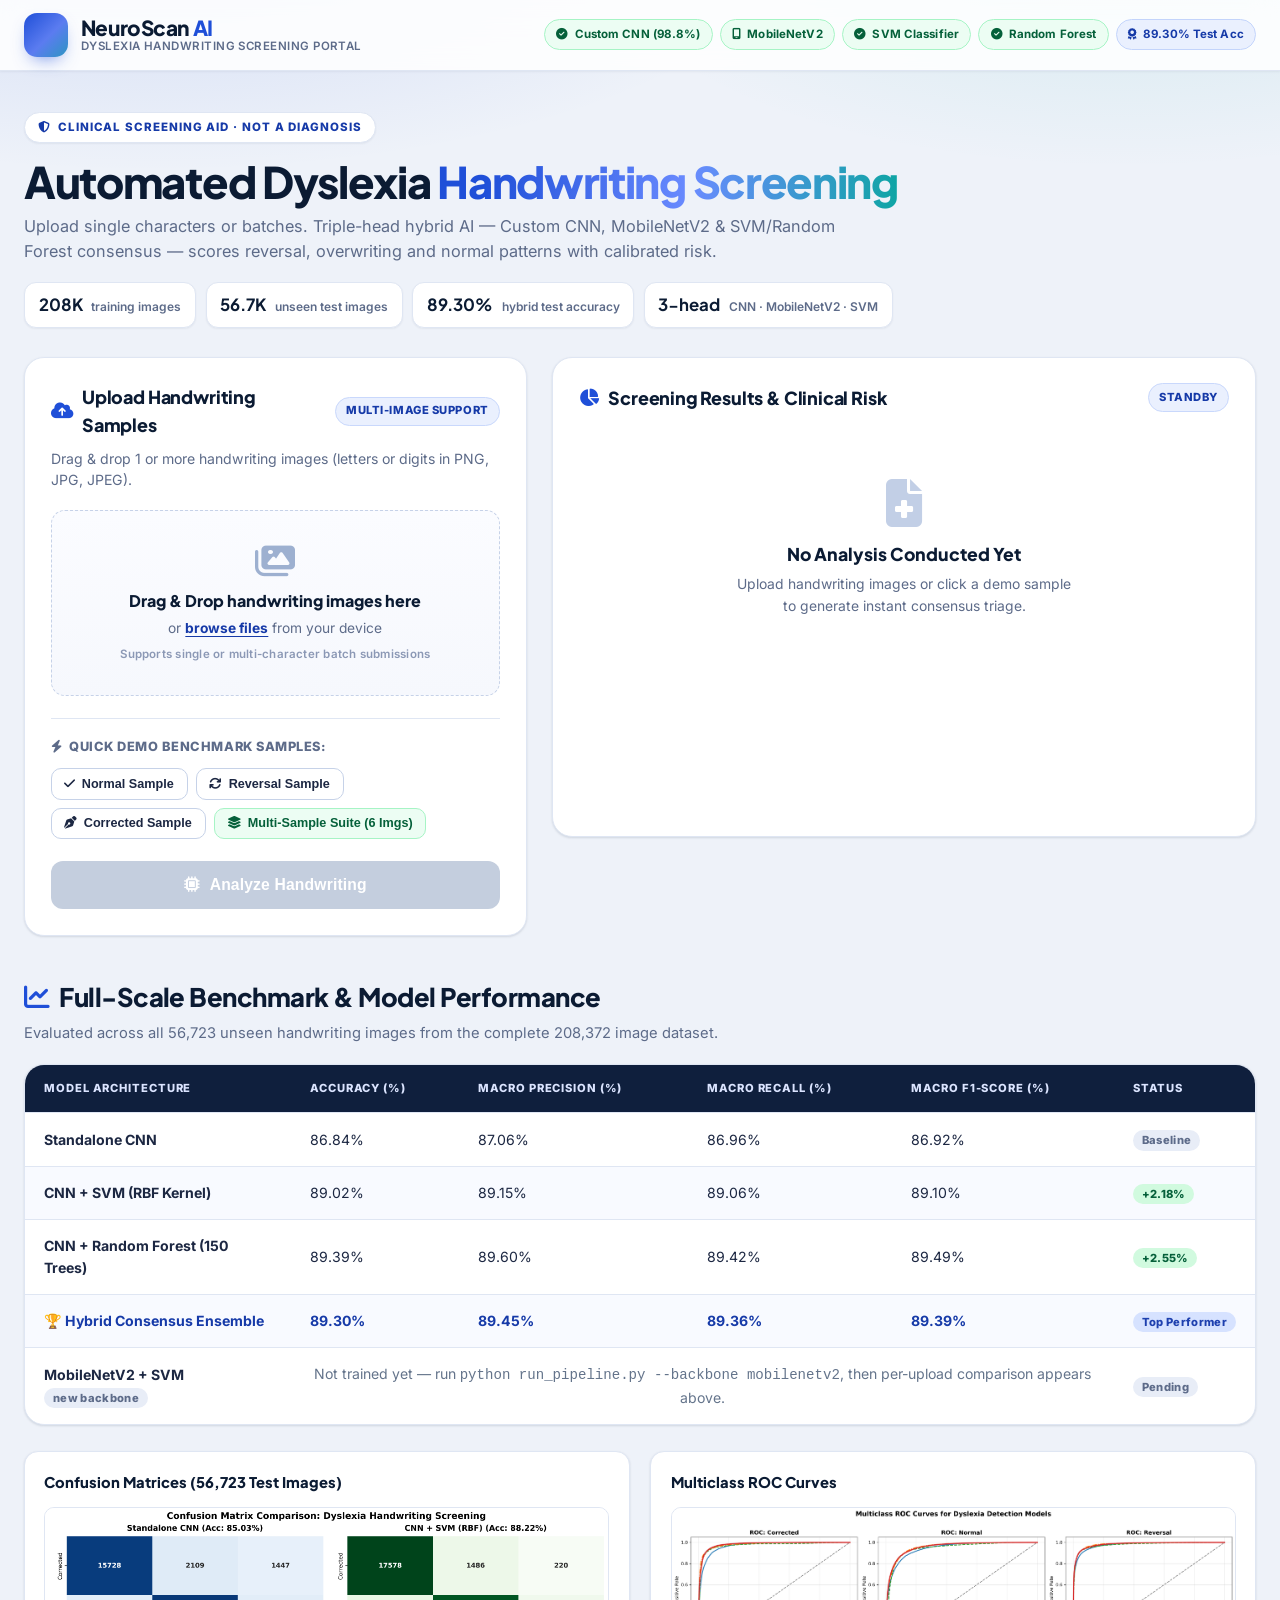
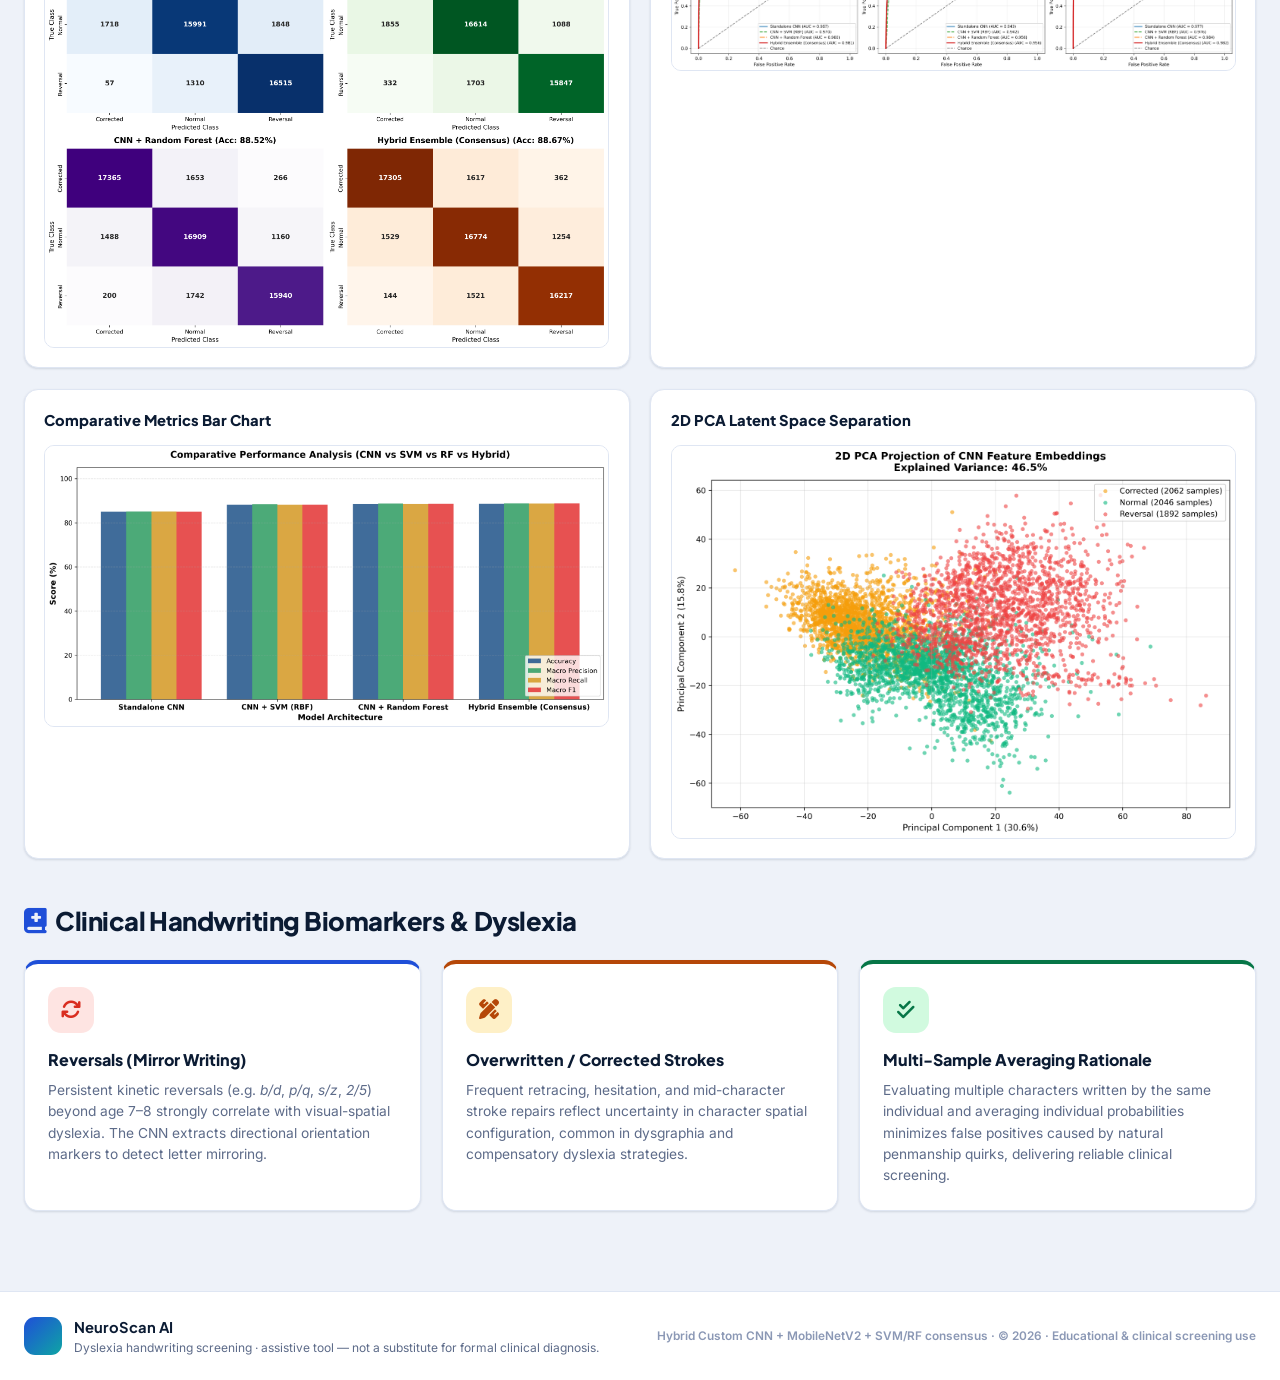
<file: frontend/index.html>
<!DOCTYPE html>
<html lang="en">
<head>
    <meta charset="UTF-8">
    <meta name="viewport" content="width=device-width, initial-scale=1.0">
    <title>NeuroScan AI | Hybrid Dyslexia Handwriting Screening</title>
    <meta name="description" content="NeuroScan AI — clinical-grade hybrid AI screening for dyslexia handwriting biomarkers: Custom CNN, MobileNetV2, SVM consensus.">
    <!-- Google Fonts & Font Awesome Icons -->
    <link rel="preconnect" href="https://fonts.googleapis.com">
    <link rel="preconnect" href="https://fonts.gstatic.com" crossorigin>
    <link href="https://fonts.googleapis.com/css2?family=Inter:wght@400;500;600;700;800&family=Plus+Jakarta+Sans:wght@600;700;800&display=swap" rel="stylesheet">
    <link rel="stylesheet" href="https://cdnjs.cloudflare.com/ajax/libs/font-awesome/6.4.0/css/all.min.css">
    <!-- Dedicated CSS Stylesheet -->
    <link rel="stylesheet" href="/static/css/style.css">
</head>
<body>
    <!-- Top Navigation Header -->
    <header class="navbar">
        <div class="nav-container">
            <div class="logo">
                <i class="fa-solid fa-brain-circuit"></i>
                <div class="logo-text">
                    <span class="logo-title">NeuroScan <span>AI</span></span>
                    <span class="logo-subtitle">Dyslexia Handwriting Screening Portal</span>
                </div>
            </div>
            <div class="nav-badges">
                <span class="status-pill active" title="Trained on full dataset"><i class="fa-solid fa-circle-check"></i> Custom CNN (98.8%)</span>
                <span class="status-pill active" title="MobileNetV2 transfer backbone — weights pending training"><i class="fa-solid fa-mobile-screen"></i> MobileNetV2</span>
                <span class="status-pill active" title="RBF Kernel Margin Optimization"><i class="fa-solid fa-circle-check"></i> SVM Classifier</span>
                <span class="status-pill active" title="150 Decision Trees"><i class="fa-solid fa-circle-check"></i> Random Forest</span>
                <span class="status-pill highlight" title="Full 56,723 Test Benchmark"><i class="fa-solid fa-award"></i> 89.30% Test Acc</span>
            </div>
        </div>
    </header>

    <!-- Main Content Container -->
    <main class="main-wrapper">
        <!-- Hero Section -->
        <section class="hero-section">
            <span class="eyebrow"><i class="fa-solid fa-shield-halved"></i> Clinical screening aid · not a diagnosis</span>
            <h1>Automated Dyslexia <span class="gradient-text">Handwriting Screening</span></h1>
            <p>Upload single characters or batches. Triple-head hybrid AI — Custom CNN, MobileNetV2 &amp; SVM/Random Forest consensus — scores reversal, overwriting and normal patterns with calibrated risk.</p>
            <div class="hero-stats">
                <div class="stat-chip"><strong>208K</strong><span>training images</span></div>
                <div class="stat-chip"><strong>56.7K</strong><span>unseen test images</span></div>
                <div class="stat-chip"><strong>89.30%</strong><span>hybrid test accuracy</span></div>
                <div class="stat-chip"><strong>3-head</strong><span>CNN · MobileNetV2 · SVM</span></div>
            </div>
        </section>

        <!-- Screening Interface Grid -->
        <section class="screening-grid">
            <!-- Left: Upload & Controls Card -->
            <div class="card upload-card">
                <div class="card-header">
                    <h2><i class="fa-solid fa-cloud-arrow-up"></i> Upload Handwriting Samples</h2>
                    <span class="badge">Multi-Image Support</span>
                </div>
                <p class="section-desc">Drag & drop 1 or more handwriting images (letters or digits in PNG, JPG, JPEG).</p>

                <!-- Drag & Drop Zone -->
                <div class="dropzone" id="dropzone">
                    <i class="fa-solid fa-images dropzone-icon"></i>
                    <h3>Drag & Drop handwriting images here</h3>
                    <p>or <label for="fileInput" class="browse-link">browse files</label> from your device</p>
                    <input type="file" id="fileInput" accept="image/png, image/jpeg, image/jpg" multiple style="display: none;">
                    <span class="dropzone-hint">Supports single or multi-character batch submissions</span>
                </div>

                <!-- Live Thumbnail Preview Strip -->
                <div class="preview-container" id="previewContainer" style="display: none;">
                    <div class="preview-header">
                        <span id="previewCount">0 images selected</span>
                        <button type="button" class="btn-text" id="clearBtn"><i class="fa-solid fa-trash-can"></i> Clear All</button>
                    </div>
                    <div class="preview-grid" id="previewGrid"></div>
                </div>

                <!-- Demo Samples Bar -->
                <div class="demo-section">
                    <h4><i class="fa-solid fa-bolt"></i> Quick Demo Benchmark Samples:</h4>
                    <div class="demo-buttons">
                        <button type="button" class="btn-demo" data-type="normal"><i class="fa-solid fa-check"></i> Normal Sample</button>
                        <button type="button" class="btn-demo" data-type="reversal"><i class="fa-solid fa-arrows-rotate"></i> Reversal Sample</button>
                        <button type="button" class="btn-demo" data-type="corrected"><i class="fa-solid fa-pen-nib"></i> Corrected Sample</button>
                        <button type="button" class="btn-demo btn-demo-suite" data-type="suite"><i class="fa-solid fa-layer-group"></i> Multi-Sample Suite (6 Imgs)</button>
                    </div>
                </div>

                <!-- Submit Button -->
                <button type="button" class="btn-primary" id="analyzeBtn" disabled>
                    <i class="fa-solid fa-microchip"></i> Analyze Handwriting
                </button>
            </div>

            <!-- Right: Results & Analysis Card -->
            <div class="card results-card" id="resultsCard">
                <div class="card-header">
                    <h2><i class="fa-solid fa-chart-pie"></i> Screening Results & Clinical Risk</h2>
                    <span class="badge" id="resultsBadge">Standby</span>
                </div>

                <!-- Empty State Placeholder -->
                <div class="empty-state" id="emptyState">
                    <i class="fa-solid fa-file-medical empty-icon"></i>
                    <h3>No Analysis Conducted Yet</h3>
                    <p>Upload handwriting images or click a demo sample to generate instant consensus triage.</p>
                </div>

                <!-- Spinner / Loading State -->
                <div class="loading-state" id="loadingState" style="display: none;">
                    <div class="spinner"></div>
                    <p id="loadingText">Extracting 128-D CNN features & computing consensus...</p>
                </div>

                <!-- Active Results Content -->
                <div class="results-content" id="resultsContent" style="display: none;">
                    <!-- Consensus Banner -->
                    <div class="consensus-banner" id="consensusBanner">
                        <div class="consensus-top">
                            <span class="consensus-tag" id="consensusTag">SESSION CONSENSUS DECISION</span>
                            <span class="confidence-pill" id="confidencePill">Avg Confidence: --%</span>
                        </div>
                        <h1 class="consensus-title" id="consensusTitle">NORMAL</h1>
                        <p class="risk-subtitle" id="riskSubtitle">Risk Level: Low Risk</p>
                        <p class="risk-desc" id="riskDesc">Clinical interpretation description goes here.</p>
                    </div>

                    <!-- Metrics Counter Bar -->
                    <div class="metrics-row" id="metricsRow">
                        <div class="metric-box">
                            <span class="metric-label">Total Images</span>
                            <span class="metric-val" id="metricTotal">0</span>
                        </div>
                        <div class="metric-box risk-high">
                            <span class="metric-label">Reversals</span>
                            <span class="metric-val" id="metricReversals">0%</span>
                        </div>
                        <div class="metric-box risk-mod">
                            <span class="metric-label">Corrected</span>
                            <span class="metric-val" id="metricCorrected">0%</span>
                        </div>
                        <div class="metric-box risk-low">
                            <span class="metric-label">Normal</span>
                            <span class="metric-val" id="metricNormal">0%</span>
                        </div>
                    </div>

                    <!-- Probability Distribution Bars -->
                    <div class="prob-section">
                        <h4>Averaged Probability Distribution (All Samples)</h4>
                        <div class="prob-bars">
                            <div class="prob-bar-group">
                                <div class="prob-labels">
                                    <span>Reversal (Dyslexia Biomarker)</span>
                                    <span id="probValReversal">0%</span>
                                </div>
                                <div class="prob-track">
                                    <div class="prob-fill fill-reversal" id="barReversal" style="width: 0%;"></div>
                                </div>
                            </div>
                            <div class="prob-bar-group">
                                <div class="prob-labels">
                                    <span>Corrected (Stroke Hesitation)</span>
                                    <span id="probValCorrected">0%</span>
                                </div>
                                <div class="prob-track">
                                    <div class="prob-fill fill-corrected" id="barCorrected" style="width: 0%;"></div>
                                </div>
                            </div>
                            <div class="prob-bar-group">
                                <div class="prob-labels">
                                    <span>Normal (Standard Handwriting)</span>
                                    <span id="probValNormal">0%</span>
                                </div>
                                <div class="prob-track">
                                    <div class="prob-fill fill-normal" id="barNormal" style="width: 0%;"></div>
                                </div>
                            </div>
                        </div>
                    </div>

                    <!-- Model Consensus Cards -->
                    <div class="model-cards-grid">
                        <div class="model-box">
                            <div class="model-title"><i class="fa-solid fa-network-wired"></i> Custom CNN</div>
                            <div class="model-pred" id="cnnPred">--</div>
                            <div class="model-conf" id="cnnConf">Confidence: --%</div>
                        </div>
                        <div class="model-box">
                            <div class="model-title"><i class="fa-solid fa-shapes"></i> SVM (RBF)</div>
                            <div class="model-pred" id="svmPred">--</div>
                            <div class="model-conf" id="svmConf">Confidence: --%</div>
                        </div>
                        <div class="model-box">
                            <div class="model-title"><i class="fa-solid fa-tree"></i> Random Forest</div>
                            <div class="model-pred" id="rfPred">--</div>
                            <div class="model-conf" id="rfConf">Confidence: --%</div>
                        </div>
                    </div>

                    <!-- Backbone Comparison: Custom CNN vs MobileNetV2 vs SVM -->
                    <div class="model-cards-grid" id="backboneCompare" style="margin-top: 12px;">
                        <div class="model-box">
                            <div class="model-title"><i class="fa-solid fa-microchip"></i> Custom CNN <span class="table-tag success" id="cmpCustomStatus">live</span></div>
                            <div class="model-pred" id="cmpCustomPred">--</div>
                            <div class="model-conf" id="cmpCustomConf">64×64 gray · --%</div>
                        </div>
                        <div class="model-box">
                            <div class="model-title"><i class="fa-solid fa-mobile-screen"></i> MobileNetV2 <span class="table-tag" id="cmpMobileStatus">pending</span></div>
                            <div class="model-pred" id="cmpMobilePred">--</div>
                            <div class="model-conf" id="cmpMobileConf">96×96 RGB · not trained</div>
                        </div>
                        <div class="model-box">
                            <div class="model-title"><i class="fa-solid fa-scale-balanced"></i> SVM vs Consensus</div>
                            <div class="model-pred" id="cmpSvmPred">--</div>
                            <div class="model-conf" id="cmpSvmConf">--</div>
                        </div>
                    </div>
                    <p class="gradcam-caption" id="backboneNote" style="margin-top:6px;"></p>

                    <!-- Grad-CAM Explainability (single-image submissions) -->
                    <div class="gradcam-section" id="gradcamSection" style="display: none;">
                        <h4>🔥 Grad-CAM Explanation — regions that drove the decision</h4>
                        <div class="gradcam-wrap">
                            <img id="gradcamImg" alt="Grad-CAM heatmap overlay" />
                            <p class="gradcam-caption" id="gradcamCaption"></p>
                        </div>
                    </div>

                    <!-- Individual Sample Breakdown (For multi-image submissions) -->
                    <div class="individual-section" id="individualSection">
                        <h4>Individual Sample Breakdown</h4>
                        <div class="sample-grid" id="sampleGrid"></div>
                    </div>

                    <!-- Actions & Downloads -->
                    <div class="actions-row">
                        <button type="button" class="btn-action" id="downloadReportBtn">
                            <i class="fa-solid fa-file-arrow-down"></i> Download Clinical Report (.txt)
                        </button>
                        <button type="button" class="btn-action" id="downloadCsvBtn">
                            <i class="fa-solid fa-file-csv"></i> Export Data (.csv)
                        </button>
                    </div>
                </div>
            </div>
        </section>

        <!-- Benchmark & Metrics Section -->
        <section class="benchmark-section">
            <div class="section-title">
                <h2><i class="fa-solid fa-chart-line"></i> Full-Scale Benchmark & Model Performance</h2>
                <p>Evaluated across all 56,723 unseen handwriting images from the complete 208,372 image dataset.</p>
            </div>

            <div class="table-card">
                <table class="benchmark-table">
                    <thead>
                        <tr>
                            <th>Model Architecture</th>
                            <th>Accuracy (%)</th>
                            <th>Macro Precision (%)</th>
                            <th>Macro Recall (%)</th>
                            <th>Macro F1-Score (%)</th>
                            <th>Status</th>
                        </tr>
                    </thead>
                    <tbody>
                        <tr>
                            <td><strong>Standalone CNN</strong></td>
                            <td>86.84%</td>
                            <td>87.06%</td>
                            <td>86.96%</td>
                            <td>86.92%</td>
                            <td><span class="table-tag">Baseline</span></td>
                        </tr>
                        <tr>
                            <td><strong>CNN + SVM (RBF Kernel)</strong></td>
                            <td>89.02%</td>
                            <td>89.15%</td>
                            <td>89.06%</td>
                            <td>89.10%</td>
                            <td><span class="table-tag success">+2.18%</span></td>
                        </tr>
                        <tr>
                            <td><strong>CNN + Random Forest (150 Trees)</strong></td>
                            <td>89.39%</td>
                            <td>89.60%</td>
                            <td>89.42%</td>
                            <td>89.49%</td>
                            <td><span class="table-tag success">+2.55%</span></td>
                        </tr>
                        <tr class="highlight-row">
                            <td><strong>🏆 Hybrid Consensus Ensemble</strong></td>
                            <td><strong>89.30%</strong></td>
                            <td><strong>89.45%</strong></td>
                            <td><strong>89.36%</strong></td>
                            <td><strong>89.39%</strong></td>
                            <td><span class="table-tag primary">Top Performer</span></td>
                        </tr>
                        <tr>
                            <td><strong>MobileNetV2 + SVM</strong> <span class="table-tag">new backbone</span></td>
                            <td colspan="4" style="text-align:center; color:#64748b;">Not trained yet — run <code>python run_pipeline.py --backbone mobilenetv2</code>, then per-upload comparison appears above.</td>
                            <td><span class="table-tag">Pending</span></td>
                        </tr>
                    </tbody>
                </table>
            </div>

            <!-- Visualization Gallery -->
            <div class="plots-grid">
                <div class="plot-box">
                    <h4>Confusion Matrices (56,723 Test Images)</h4>
                    <img src="/static/images/confusion_matrices.png" alt="Confusion Matrices" onerror="this.src='/results/confusion_matrices.png';">
                </div>
                <div class="plot-box">
                    <h4>Multiclass ROC Curves</h4>
                    <img src="/static/images/roc_curves.png" alt="ROC Curves" onerror="this.src='/results/roc_curves.png';">
                </div>
                <div class="plot-box">
                    <h4>Comparative Metrics Bar Chart</h4>
                    <img src="/static/images/model_comparison.png" alt="Model Comparison" onerror="this.src='/results/model_comparison.png';">
                </div>
                <div class="plot-box">
                    <h4>2D PCA Latent Space Separation</h4>
                    <img src="/static/images/feature_tsne.png" alt="PCA Embedding" onerror="this.src='/results/feature_tsne.png';">
                </div>
            </div>
        </section>

        <!-- Clinical Guidelines & Educational Insights -->
        <section class="guide-section">
            <div class="section-title">
                <h2><i class="fa-solid fa-book-medical"></i> Clinical Handwriting Biomarkers & Dyslexia</h2>
            </div>
            <div class="guide-grid">
                <div class="guide-card">
                    <div class="guide-icon icon-reversal"><i class="fa-solid fa-arrows-rotate"></i></div>
                    <h3>Reversals (Mirror Writing)</h3>
                    <p>Persistent kinetic reversals (e.g. <em>b/d</em>, <em>p/q</em>, <em>s/z</em>, <em>2/5</em>) beyond age 7–8 strongly correlate with visual-spatial dyslexia. The CNN extracts directional orientation markers to detect letter mirroring.</p>
                </div>
                <div class="guide-card">
                    <div class="guide-icon icon-corrected"><i class="fa-solid fa-pen-ruler"></i></div>
                    <h3>Overwritten / Corrected Strokes</h3>
                    <p>Frequent retracing, hesitation, and mid-character stroke repairs reflect uncertainty in character spatial configuration, common in dysgraphia and compensatory dyslexia strategies.</p>
                </div>
                <div class="guide-card">
                    <div class="guide-icon icon-normal"><i class="fa-solid fa-check-double"></i></div>
                    <h3>Multi-Sample Averaging Rationale</h3>
                    <p>Evaluating multiple characters written by the same individual and averaging individual probabilities minimizes false positives caused by natural penmanship quirks, delivering reliable clinical screening.</p>
                </div>
            </div>
        </section>
    </main>

    <!-- Footer -->
    <footer class="footer">
        <div class="footer-inner">
            <div class="footer-brand">
                <i class="fa-solid fa-brain-circuit"></i>
                <div>
                    <strong>NeuroScan AI</strong>
                    <span>Dyslexia handwriting screening · assistive tool — not a substitute for formal clinical diagnosis.</span>
                </div>
            </div>
            <p class="footer-meta">Hybrid Custom CNN + MobileNetV2 + SVM/RF consensus · &copy; 2026 · Educational &amp; clinical screening use</p>
        </div>
    </footer>

    <!-- Dedicated JavaScript Logic -->
    <script src="/static/js/main.js"></script>
</body>
</html>
</file>
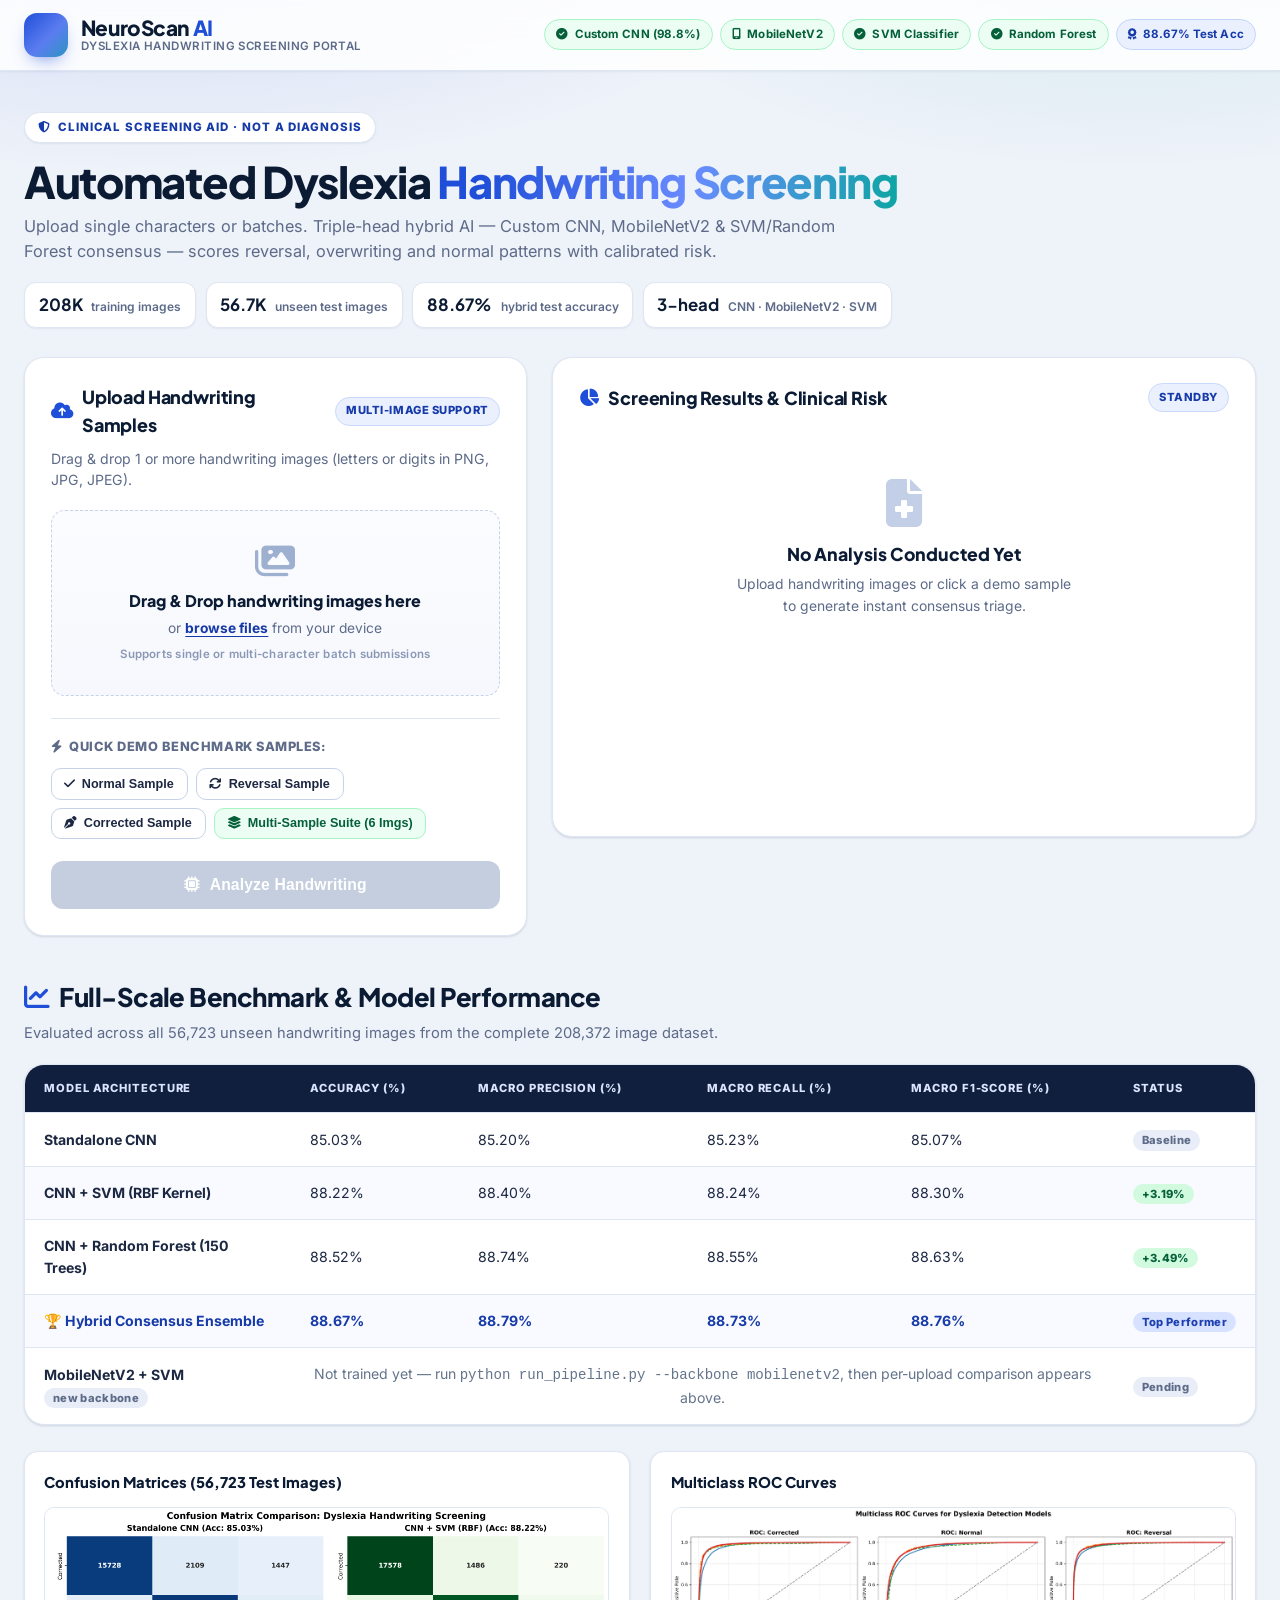
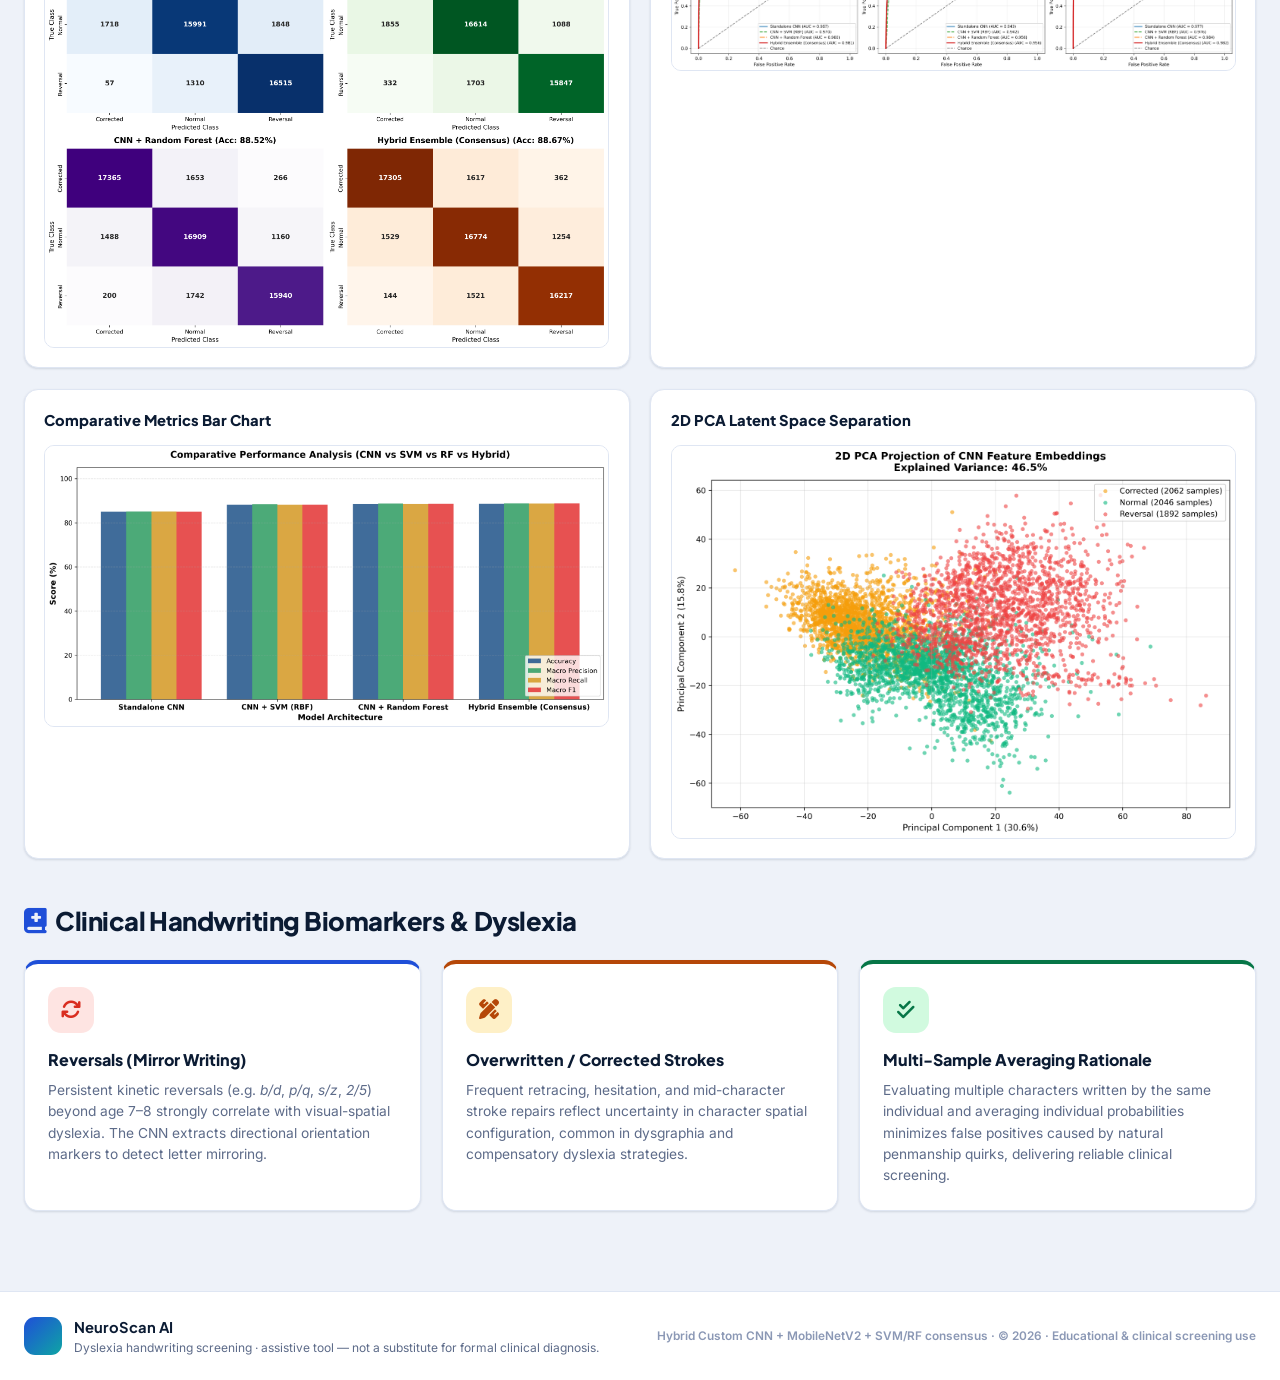
<file: templates/index.html>
<!DOCTYPE html>
<html lang="en">
<head>
    <meta charset="UTF-8">
    <meta name="viewport" content="width=device-width, initial-scale=1.0">
    <title>NeuroScan AI | Hybrid Dyslexia Handwriting Screening</title>
    <meta name="description" content="NeuroScan AI — clinical-grade hybrid AI screening for dyslexia handwriting biomarkers: Custom CNN, MobileNetV2, SVM consensus.">
    <!-- Google Fonts & Font Awesome Icons -->
    <link rel="preconnect" href="https://fonts.googleapis.com">
    <link rel="preconnect" href="https://fonts.gstatic.com" crossorigin>
    <link href="https://fonts.googleapis.com/css2?family=Inter:wght@400;500;600;700;800&family=Plus+Jakarta+Sans:wght@600;700;800&display=swap" rel="stylesheet">
    <link rel="stylesheet" href="https://cdnjs.cloudflare.com/ajax/libs/font-awesome/6.4.0/css/all.min.css">
    <!-- Dedicated CSS Stylesheet -->
    <link rel="stylesheet" href="/static/css/style.css">
</head>
<body>
    <!-- Top Navigation Header -->
    <header class="navbar">
        <div class="nav-container">
            <div class="logo">
                <i class="fa-solid fa-brain-circuit"></i>
                <div class="logo-text">
                    <span class="logo-title">NeuroScan <span>AI</span></span>
                    <span class="logo-subtitle">Dyslexia Handwriting Screening Portal</span>
                </div>
            </div>
            <div class="nav-badges">
                <span class="status-pill active" title="Trained on full dataset"><i class="fa-solid fa-circle-check"></i> Custom CNN (98.8%)</span>
                <span class="status-pill active" title="MobileNetV2 transfer backbone — weights pending training"><i class="fa-solid fa-mobile-screen"></i> MobileNetV2</span>
                <span class="status-pill active" title="RBF Kernel Margin Optimization"><i class="fa-solid fa-circle-check"></i> SVM Classifier</span>
                <span class="status-pill active" title="150 Decision Trees"><i class="fa-solid fa-circle-check"></i> Random Forest</span>
                <span class="status-pill highlight" title="Full 56,723 Test Benchmark"><i class="fa-solid fa-award"></i> 88.67% Test Acc</span>
            </div>
        </div>
    </header>

    <!-- Main Content Container -->
    <main class="main-wrapper">
        <!-- Hero Section -->
        <section class="hero-section">
            <span class="eyebrow"><i class="fa-solid fa-shield-halved"></i> Clinical screening aid · not a diagnosis</span>
            <h1>Automated Dyslexia <span class="gradient-text">Handwriting Screening</span></h1>
            <p>Upload single characters or batches. Triple-head hybrid AI — Custom CNN, MobileNetV2 &amp; SVM/Random Forest consensus — scores reversal, overwriting and normal patterns with calibrated risk.</p>
            <div class="hero-stats">
                <div class="stat-chip"><strong>208K</strong><span>training images</span></div>
                <div class="stat-chip"><strong>56.7K</strong><span>unseen test images</span></div>
                <div class="stat-chip"><strong>88.67%</strong><span>hybrid test accuracy</span></div>
                <div class="stat-chip"><strong>3-head</strong><span>CNN · MobileNetV2 · SVM</span></div>
            </div>
        </section>

        <!-- Screening Interface Grid -->
        <section class="screening-grid">
            <!-- Left: Upload & Controls Card -->
            <div class="card upload-card">
                <div class="card-header">
                    <h2><i class="fa-solid fa-cloud-arrow-up"></i> Upload Handwriting Samples</h2>
                    <span class="badge">Multi-Image Support</span>
                </div>
                <p class="section-desc">Drag & drop 1 or more handwriting images (letters or digits in PNG, JPG, JPEG).</p>

                <!-- Drag & Drop Zone -->
                <div class="dropzone" id="dropzone">
                    <i class="fa-solid fa-images dropzone-icon"></i>
                    <h3>Drag & Drop handwriting images here</h3>
                    <p>or <label for="fileInput" class="browse-link">browse files</label> from your device</p>
                    <input type="file" id="fileInput" accept="image/png, image/jpeg, image/jpg" multiple style="display: none;">
                    <span class="dropzone-hint">Supports single or multi-character batch submissions</span>
                </div>

                <!-- Live Thumbnail Preview Strip -->
                <div class="preview-container" id="previewContainer" style="display: none;">
                    <div class="preview-header">
                        <span id="previewCount">0 images selected</span>
                        <button type="button" class="btn-text" id="clearBtn"><i class="fa-solid fa-trash-can"></i> Clear All</button>
                    </div>
                    <div class="preview-grid" id="previewGrid"></div>
                </div>

                <!-- Demo Samples Bar -->
                <div class="demo-section">
                    <h4><i class="fa-solid fa-bolt"></i> Quick Demo Benchmark Samples:</h4>
                    <div class="demo-buttons">
                        <button type="button" class="btn-demo" data-type="normal"><i class="fa-solid fa-check"></i> Normal Sample</button>
                        <button type="button" class="btn-demo" data-type="reversal"><i class="fa-solid fa-arrows-rotate"></i> Reversal Sample</button>
                        <button type="button" class="btn-demo" data-type="corrected"><i class="fa-solid fa-pen-nib"></i> Corrected Sample</button>
                        <button type="button" class="btn-demo btn-demo-suite" data-type="suite"><i class="fa-solid fa-layer-group"></i> Multi-Sample Suite (6 Imgs)</button>
                    </div>
                </div>

                <!-- Submit Button -->
                <button type="button" class="btn-primary" id="analyzeBtn" disabled>
                    <i class="fa-solid fa-microchip"></i> Analyze Handwriting
                </button>
            </div>

            <!-- Right: Results & Analysis Card -->
            <div class="card results-card" id="resultsCard">
                <div class="card-header">
                    <h2><i class="fa-solid fa-chart-pie"></i> Screening Results & Clinical Risk</h2>
                    <span class="badge" id="resultsBadge">Standby</span>
                </div>

                <!-- Empty State Placeholder -->
                <div class="empty-state" id="emptyState">
                    <i class="fa-solid fa-file-medical empty-icon"></i>
                    <h3>No Analysis Conducted Yet</h3>
                    <p>Upload handwriting images or click a demo sample to generate instant consensus triage.</p>
                </div>

                <!-- Spinner / Loading State -->
                <div class="loading-state" id="loadingState" style="display: none;">
                    <div class="spinner"></div>
                    <p id="loadingText">Extracting 128-D CNN features & computing consensus...</p>
                </div>

                <!-- Active Results Content -->
                <div class="results-content" id="resultsContent" style="display: none;">
                    <!-- Consensus Banner -->
                    <div class="consensus-banner" id="consensusBanner">
                        <div class="consensus-top">
                            <span class="consensus-tag" id="consensusTag">SESSION CONSENSUS DECISION</span>
                            <span class="confidence-pill" id="confidencePill">Avg Confidence: --%</span>
                        </div>
                        <h1 class="consensus-title" id="consensusTitle">NORMAL</h1>
                        <p class="risk-subtitle" id="riskSubtitle">Risk Level: Low Risk</p>
                        <p class="risk-desc" id="riskDesc">Clinical interpretation description goes here.</p>
                    </div>

                    <!-- Metrics Counter Bar -->
                    <div class="metrics-row" id="metricsRow">
                        <div class="metric-box">
                            <span class="metric-label">Total Images</span>
                            <span class="metric-val" id="metricTotal">0</span>
                        </div>
                        <div class="metric-box risk-high">
                            <span class="metric-label">Reversals</span>
                            <span class="metric-val" id="metricReversals">0%</span>
                        </div>
                        <div class="metric-box risk-mod">
                            <span class="metric-label">Corrected</span>
                            <span class="metric-val" id="metricCorrected">0%</span>
                        </div>
                        <div class="metric-box risk-low">
                            <span class="metric-label">Normal</span>
                            <span class="metric-val" id="metricNormal">0%</span>
                        </div>
                    </div>

                    <!-- Probability Distribution Bars -->
                    <div class="prob-section">
                        <h4>Averaged Probability Distribution (All Samples)</h4>
                        <div class="prob-bars">
                            <div class="prob-bar-group">
                                <div class="prob-labels">
                                    <span>Reversal (Dyslexia Biomarker)</span>
                                    <span id="probValReversal">0%</span>
                                </div>
                                <div class="prob-track">
                                    <div class="prob-fill fill-reversal" id="barReversal" style="width: 0%;"></div>
                                </div>
                            </div>
                            <div class="prob-bar-group">
                                <div class="prob-labels">
                                    <span>Corrected (Stroke Hesitation)</span>
                                    <span id="probValCorrected">0%</span>
                                </div>
                                <div class="prob-track">
                                    <div class="prob-fill fill-corrected" id="barCorrected" style="width: 0%;"></div>
                                </div>
                            </div>
                            <div class="prob-bar-group">
                                <div class="prob-labels">
                                    <span>Normal (Standard Handwriting)</span>
                                    <span id="probValNormal">0%</span>
                                </div>
                                <div class="prob-track">
                                    <div class="prob-fill fill-normal" id="barNormal" style="width: 0%;"></div>
                                </div>
                            </div>
                        </div>
                    </div>

                    <!-- Model Consensus Cards -->
                    <div class="model-cards-grid">
                        <div class="model-box">
                            <div class="model-title"><i class="fa-solid fa-network-wired"></i> Custom CNN</div>
                            <div class="model-pred" id="cnnPred">--</div>
                            <div class="model-conf" id="cnnConf">Confidence: --%</div>
                        </div>
                        <div class="model-box">
                            <div class="model-title"><i class="fa-solid fa-shapes"></i> SVM (RBF)</div>
                            <div class="model-pred" id="svmPred">--</div>
                            <div class="model-conf" id="svmConf">Confidence: --%</div>
                        </div>
                        <div class="model-box">
                            <div class="model-title"><i class="fa-solid fa-tree"></i> Random Forest</div>
                            <div class="model-pred" id="rfPred">--</div>
                            <div class="model-conf" id="rfConf">Confidence: --%</div>
                        </div>
                    </div>

                    <!-- Backbone Comparison: Custom CNN vs MobileNetV2 vs SVM -->
                    <div class="model-cards-grid" id="backboneCompare" style="margin-top: 12px;">
                        <div class="model-box">
                            <div class="model-title"><i class="fa-solid fa-microchip"></i> Custom CNN <span class="table-tag success" id="cmpCustomStatus">live</span></div>
                            <div class="model-pred" id="cmpCustomPred">--</div>
                            <div class="model-conf" id="cmpCustomConf">64×64 gray · --%</div>
                        </div>
                        <div class="model-box">
                            <div class="model-title"><i class="fa-solid fa-mobile-screen"></i> MobileNetV2 <span class="table-tag" id="cmpMobileStatus">pending</span></div>
                            <div class="model-pred" id="cmpMobilePred">--</div>
                            <div class="model-conf" id="cmpMobileConf">96×96 RGB · not trained</div>
                        </div>
                        <div class="model-box">
                            <div class="model-title"><i class="fa-solid fa-scale-balanced"></i> SVM vs Consensus</div>
                            <div class="model-pred" id="cmpSvmPred">--</div>
                            <div class="model-conf" id="cmpSvmConf">--</div>
                        </div>
                    </div>
                    <p class="gradcam-caption" id="backboneNote" style="margin-top:6px;"></p>

                    <!-- Grad-CAM Explainability (single-image submissions) -->
                    <div class="gradcam-section" id="gradcamSection" style="display: none;">
                        <h4>🔥 Grad-CAM Explanation — regions that drove the decision</h4>
                        <div class="gradcam-wrap">
                            <img id="gradcamImg" alt="Grad-CAM heatmap overlay" />
                            <p class="gradcam-caption" id="gradcamCaption"></p>
                        </div>
                    </div>

                    <!-- Individual Sample Breakdown (For multi-image submissions) -->
                    <div class="individual-section" id="individualSection">
                        <h4>Individual Sample Breakdown</h4>
                        <div class="sample-grid" id="sampleGrid"></div>
                    </div>

                    <!-- Actions & Downloads -->
                    <div class="actions-row">
                        <button type="button" class="btn-action" id="downloadReportBtn">
                            <i class="fa-solid fa-file-arrow-down"></i> Download Clinical Report (.txt)
                        </button>
                        <button type="button" class="btn-action" id="downloadCsvBtn">
                            <i class="fa-solid fa-file-csv"></i> Export Data (.csv)
                        </button>
                    </div>
                </div>
            </div>
        </section>

        <!-- Benchmark & Metrics Section -->
        <section class="benchmark-section">
            <div class="section-title">
                <h2><i class="fa-solid fa-chart-line"></i> Full-Scale Benchmark & Model Performance</h2>
                <p>Evaluated across all 56,723 unseen handwriting images from the complete 208,372 image dataset.</p>
            </div>

            <div class="table-card">
                <table class="benchmark-table">
                    <thead>
                        <tr>
                            <th>Model Architecture</th>
                            <th>Accuracy (%)</th>
                            <th>Macro Precision (%)</th>
                            <th>Macro Recall (%)</th>
                            <th>Macro F1-Score (%)</th>
                            <th>Status</th>
                        </tr>
                    </thead>
                    <tbody>
                        <tr>
                            <td><strong>Standalone CNN</strong></td>
                            <td>85.03%</td>
                            <td>85.20%</td>
                            <td>85.23%</td>
                            <td>85.07%</td>
                            <td><span class="table-tag">Baseline</span></td>
                        </tr>
                        <tr>
                            <td><strong>CNN + SVM (RBF Kernel)</strong></td>
                            <td>88.22%</td>
                            <td>88.40%</td>
                            <td>88.24%</td>
                            <td>88.30%</td>
                            <td><span class="table-tag success">+3.19%</span></td>
                        </tr>
                        <tr>
                            <td><strong>CNN + Random Forest (150 Trees)</strong></td>
                            <td>88.52%</td>
                            <td>88.74%</td>
                            <td>88.55%</td>
                            <td>88.63%</td>
                            <td><span class="table-tag success">+3.49%</span></td>
                        </tr>
                        <tr class="highlight-row">
                            <td><strong>🏆 Hybrid Consensus Ensemble</strong></td>
                            <td><strong>88.67%</strong></td>
                            <td><strong>88.79%</strong></td>
                            <td><strong>88.73%</strong></td>
                            <td><strong>88.76%</strong></td>
                            <td><span class="table-tag primary">Top Performer</span></td>
                        </tr>
                        <tr>
                            <td><strong>MobileNetV2 + SVM</strong> <span class="table-tag">new backbone</span></td>
                            <td colspan="4" style="text-align:center; color:#64748b;">Not trained yet — run <code>python run_pipeline.py --backbone mobilenetv2</code>, then per-upload comparison appears above.</td>
                            <td><span class="table-tag">Pending</span></td>
                        </tr>
                    </tbody>
                </table>
            </div>

            <!-- Visualization Gallery -->
            <div class="plots-grid">
                <div class="plot-box">
                    <h4>Confusion Matrices (56,723 Test Images)</h4>
                    <img src="/static/images/confusion_matrices.png" alt="Confusion Matrices" onerror="this.src='/results/confusion_matrices.png';">
                </div>
                <div class="plot-box">
                    <h4>Multiclass ROC Curves</h4>
                    <img src="/static/images/roc_curves.png" alt="ROC Curves" onerror="this.src='/results/roc_curves.png';">
                </div>
                <div class="plot-box">
                    <h4>Comparative Metrics Bar Chart</h4>
                    <img src="/static/images/model_comparison.png" alt="Model Comparison" onerror="this.src='/results/model_comparison.png';">
                </div>
                <div class="plot-box">
                    <h4>2D PCA Latent Space Separation</h4>
                    <img src="/static/images/feature_tsne.png" alt="PCA Embedding" onerror="this.src='/results/feature_tsne.png';">
                </div>
            </div>
        </section>

        <!-- Clinical Guidelines & Educational Insights -->
        <section class="guide-section">
            <div class="section-title">
                <h2><i class="fa-solid fa-book-medical"></i> Clinical Handwriting Biomarkers & Dyslexia</h2>
            </div>
            <div class="guide-grid">
                <div class="guide-card">
                    <div class="guide-icon icon-reversal"><i class="fa-solid fa-arrows-rotate"></i></div>
                    <h3>Reversals (Mirror Writing)</h3>
                    <p>Persistent kinetic reversals (e.g. <em>b/d</em>, <em>p/q</em>, <em>s/z</em>, <em>2/5</em>) beyond age 7–8 strongly correlate with visual-spatial dyslexia. The CNN extracts directional orientation markers to detect letter mirroring.</p>
                </div>
                <div class="guide-card">
                    <div class="guide-icon icon-corrected"><i class="fa-solid fa-pen-ruler"></i></div>
                    <h3>Overwritten / Corrected Strokes</h3>
                    <p>Frequent retracing, hesitation, and mid-character stroke repairs reflect uncertainty in character spatial configuration, common in dysgraphia and compensatory dyslexia strategies.</p>
                </div>
                <div class="guide-card">
                    <div class="guide-icon icon-normal"><i class="fa-solid fa-check-double"></i></div>
                    <h3>Multi-Sample Averaging Rationale</h3>
                    <p>Evaluating multiple characters written by the same individual and averaging individual probabilities minimizes false positives caused by natural penmanship quirks, delivering reliable clinical screening.</p>
                </div>
            </div>
        </section>
    </main>

    <!-- Footer -->
    <footer class="footer">
        <div class="footer-inner">
            <div class="footer-brand">
                <i class="fa-solid fa-brain-circuit"></i>
                <div>
                    <strong>NeuroScan AI</strong>
                    <span>Dyslexia handwriting screening · assistive tool — not a substitute for formal clinical diagnosis.</span>
                </div>
            </div>
            <p class="footer-meta">Hybrid Custom CNN + MobileNetV2 + SVM/RF consensus · &copy; 2026 · Educational &amp; clinical screening use</p>
        </div>
    </footer>

    <!-- Dedicated JavaScript Logic -->
    <script src="/static/js/main.js"></script>
</body>
</html>
</file>
<file: static/css/style.css>
/* ==========================================================================
   NeuroScan AI — Professional Clinical UI
  +a11y, responsive, print-aware. All JS hooks (ids/classes) preserved.
   ========================================================================== */

:root {
    --primary: #1f4fd8;
    --primary-strong: #163aa8;
    --primary-hover: #1a44bd;
    --primary-light: #eaf0fe;
    --accent: #0ea5a4;
    --ink-950: #0b1b33;
    --dark: #0f1f3d;
    --text-main: #1c2742;
    --text-muted: #5d6b89;
    --text-faint: #8b98b5;
    --border-color: #dfe6f3;
    --border-strong: #c6d2e8;
    --bg-page: #eef2f9;
    --bg-card: #ffffff;
    --bg-soft: #f6f8fd;

    --risk-reversal: #d92d20;
    --risk-reversal-bg: #fee4e2;
    --risk-corrected: #b54708;
    --risk-corrected-bg: #fef0c7;
    --risk-normal: #067647;
    --risk-normal-bg: #d1fadf;

    --shadow-xs: 0 1px 2px rgba(16, 32, 68, 0.06);
    --shadow-sm: 0 1px 3px rgba(16, 32, 68, 0.08), 0 1px 2px rgba(16, 32, 68, 0.06);
    --shadow-md: 0 10px 24px -12px rgba(16, 32, 68, 0.25);
    --shadow-lg: 0 24px 48px -20px rgba(16, 32, 68, 0.35);
    --radius-sm: 8px;
    --radius-md: 14px;
    --radius-lg: 20px;
    --font-body: 'Inter', system-ui, -apple-system, 'Segoe UI', sans-serif;
    --font-display: 'Plus Jakarta Sans', 'Inter', system-ui, sans-serif;
}

* { margin: 0; padding: 0; box-sizing: border-box; }
html { scroll-behavior: smooth; }

body {
    font-family: var(--font-body);
    color: var(--text-main);
    line-height: 1.55;
    -webkit-font-smoothing: antialiased;
    background:
        radial-gradient(1100px 420px at 12% -80px, rgba(31, 79, 216, 0.14), transparent 60%),
        radial-gradient(900px 380px at 88% -60px, rgba(14, 165, 164, 0.12), transparent 60%),
        var(--bg-page);
}

::selection { background: rgba(31, 79, 216, 0.18); }
a { color: var(--primary); }
button:focus-visible, label:focus-visible, input:focus-visible {
    outline: 3px solid rgba(31, 79, 216, 0.35);
    outline-offset: 2px;
    border-radius: 6px;
}

/* ================= Navbar ================= */
.navbar {
    position: sticky; top: 0; z-index: 100;
    background: rgba(255, 255, 255, 0.86);
    backdrop-filter: blur(14px);
    -webkit-backdrop-filter: blur(14px);
    border-bottom: 1px solid var(--border-color);
    box-shadow: var(--shadow-xs);
}

.nav-container {
    max-width: 1320px; margin: 0 auto;
    padding: 0.8rem 1.5rem;
    display: flex; justify-content: space-between; align-items: center;
    gap: 1rem; flex-wrap: wrap;
}

.logo { display: flex; align-items: center; gap: 0.8rem; }
.logo > i {
    width: 44px; height: 44px; border-radius: 13px;
    display: inline-flex; align-items: center; justify-content: center;
    font-size: 1.3rem; color: #fff;
    background: linear-gradient(135deg, var(--primary) 0%, #5b7cf0 55%, var(--accent) 130%);
    box-shadow: 0 8px 18px -8px rgba(31, 79, 216, 0.7);
}
.logo-text { display: flex; flex-direction: column; line-height: 1.15; }
.logo-title { font-family: var(--font-display); font-size: 1.3rem; font-weight: 800; color: var(--ink-950); letter-spacing: -0.02em; }
.logo-title span { color: var(--primary); }
.logo-subtitle { font-size: 0.72rem; font-weight: 600; color: var(--text-muted); letter-spacing: 0.04em; text-transform: uppercase; }

.nav-badges { display: flex; gap: 0.45rem; flex-wrap: wrap; }
.status-pill {
    font-size: 0.72rem; font-weight: 700; letter-spacing: 0.01em;
    padding: 0.34rem 0.7rem; border-radius: 999px;
    background: #f1f4fa; color: var(--text-muted);
    border: 1px solid var(--border-color);
    display: inline-flex; align-items: center; gap: 0.38rem;
    white-space: nowrap;
}
.status-pill.active { background: #ecfdf3; color: #05603a; border-color: #a6f4c5; }
.status-pill.highlight { background: var(--primary-light); color: var(--primary-strong); border-color: #c3d4fb; }

/* ================= Layout / hero ================= */
.main-wrapper { max-width: 1320px; margin: 0 auto; padding: 2.2rem 1.5rem 3rem; }

.hero-section { margin: 0.4rem 0 1.8rem; max-width: 1020px; }
.eyebrow {
    display: inline-flex; align-items: center; gap: 0.45rem;
    font-size: 0.72rem; font-weight: 800; letter-spacing: 0.08em; text-transform: uppercase;
    color: var(--primary-strong); background: #fff;
    border: 1px solid var(--border-color); border-radius: 999px;
    padding: 0.35rem 0.8rem; margin-bottom: 0.9rem;
    box-shadow: var(--shadow-xs);
}
.hero-section h1 {
    font-family: var(--font-display);
    font-size: clamp(1.9rem, 3.4vw, 2.9rem);
    font-weight: 800; letter-spacing: -0.03em; line-height: 1.08;
    color: var(--ink-950); margin-bottom: 0.6rem;
}
.gradient-text {
    background: linear-gradient(92deg, var(--primary) 10%, #6a8bff 55%, var(--accent) 100%);
    -webkit-background-clip: text; background-clip: text; color: transparent;
}
.hero-section > p { font-size: 1.02rem; color: var(--text-muted); max-width: 860px; }
.hero-stats { display: flex; flex-wrap: wrap; gap: 0.6rem; margin-top: 1.1rem; }
.stat-chip {
    display: flex; align-items: baseline; gap: 0.55rem;
    background: #fff; border: 1px solid var(--border-color);
    border-radius: 12px; padding: 0.55rem 0.85rem;
    box-shadow: var(--shadow-xs);
}
.stat-chip strong { font-family: var(--font-display); font-size: 1.05rem; color: var(--ink-950); }
.stat-chip span { font-size: 0.75rem; font-weight: 600; color: var(--text-muted); }

/* ================= Cards / grid ================= */
.screening-grid {
    display: grid; grid-template-columns: minmax(0, 5fr) minmax(0, 7fr);
    gap: 1.6rem; align-items: start; margin-bottom: 2.6rem;
}
@media (max-width: 1024px) { .screening-grid { grid-template-columns: 1fr; } }

.card {
    background: var(--bg-card);
    border: 1px solid var(--border-color);
    border-radius: var(--radius-lg);
    padding: 1.6rem;
    box-shadow: var(--shadow-sm);
}
.upload-card { position: sticky; top: 84px; }
@media (max-width: 1024px) { .upload-card { position: static; } }
.results-card { min-height: 480px; }

.card-header { display: flex; justify-content: space-between; align-items: center; gap: 0.8rem; margin-bottom: 0.55rem; }
.card-header h2 { font-family: var(--font-display); font-size: 1.12rem; font-weight: 800; color: var(--ink-950); display: flex; align-items: center; gap: 0.6rem; letter-spacing: -0.01em; }
.card-header h2 i { color: var(--primary); }
.badge {
    font-size: 0.7rem; font-weight: 800; letter-spacing: 0.05em; text-transform: uppercase;
    padding: 0.3rem 0.65rem; border-radius: 999px;
    background: var(--primary-light); color: var(--primary-strong);
    border: 1px solid #c9d8fc; white-space: nowrap;
}
.section-desc { font-size: 0.88rem; color: var(--text-muted); margin-bottom: 1.15rem; }

/* ================= Dropzone ================= */
.dropzone {
    border: 1.5px dashed var(--border-strong);
    border-radius: var(--radius-md);
    padding: 2rem 1.4rem; text-align: center;
    background: linear-gradient(180deg, #fbfcff 0%, var(--bg-soft) 100%);
    cursor: pointer; transition: border-color 0.18s ease, background 0.18s ease, transform 0.18s ease;
}
.dropzone:hover, .dropzone.dragover {
    border-color: var(--primary);
    background: linear-gradient(180deg, #f2f6ff 0%, #e8efff 100%);
    transform: translateY(-1px);
    box-shadow: 0 12px 24px -18px rgba(31, 79, 216, 0.55);
}
.dropzone-icon { font-size: 2.2rem; color: #9db0d0; margin-bottom: 0.7rem; }
.dropzone:hover .dropzone-icon { color: var(--primary); }
.dropzone h3 { font-family: var(--font-display); font-size: 1rem; font-weight: 800; color: var(--ink-950); margin-bottom: 0.25rem; }
.dropzone p { font-size: 0.86rem; color: var(--text-muted); margin-bottom: 0.4rem; }
.browse-link { color: var(--primary-strong); font-weight: 700; cursor: pointer; text-decoration: underline; text-underline-offset: 3px; }
.dropzone-hint { display: block; font-size: 0.72rem; font-weight: 600; color: var(--text-faint); letter-spacing: 0.02em; }

.preview-container { margin-top: 1.1rem; background: var(--bg-soft); border: 1px solid var(--border-color); border-radius: var(--radius-md); padding: 0.95rem; }
.preview-header { display: flex; justify-content: space-between; align-items: center; margin-bottom: 0.75rem; font-size: 0.82rem; font-weight: 700; color: var(--text-muted); }
.btn-text { background: none; border: none; color: var(--risk-reversal); font-size: 0.79rem; font-weight: 700; cursor: pointer; display: inline-flex; gap: 0.35rem; align-items: center; }
.btn-text:hover { text-decoration: underline; }
.preview-grid { display: flex; gap: 0.55rem; overflow-x: auto; padding-bottom: 0.35rem; }
.preview-thumb-wrap { flex-shrink: 0; }
.preview-thumb { width: 62px; height: 62px; object-fit: cover; border-radius: 10px; border: 1px solid var(--border-strong); background: #fff; box-shadow: var(--shadow-xs); }

.demo-section { margin-top: 1.35rem; padding-top: 1.15rem; border-top: 1px solid var(--border-color); }
.demo-section h4 { font-size: 0.8rem; font-weight: 800; letter-spacing: 0.04em; text-transform: uppercase; color: var(--text-muted); margin-bottom: 0.7rem; display: flex; align-items: center; gap: 0.45rem; }
.demo-buttons { display: flex; flex-wrap: wrap; gap: 0.5rem; }
.btn-demo {
    background: #fff; border: 1px solid var(--border-strong); border-radius: 10px;
    padding: 0.48rem 0.8rem; font-size: 0.79rem; font-weight: 700; color: var(--text-main);
    cursor: pointer; transition: all 0.15s ease;
    display: inline-flex; align-items: center; gap: 0.4rem;
}
.btn-demo:hover { border-color: var(--primary); color: var(--primary-strong); background: var(--primary-light); transform: translateY(-1px); }
.btn-demo-suite { background: #ecfdf3; border-color: #a6f4c5; color: #05603a; }
.btn-demo-suite:hover { background: #d1fadf; border-color: #32d583; color: #054f31; }

.btn-primary {
    margin-top: 1.35rem; width: 100%;
    background: linear-gradient(135deg, var(--primary) 0%, #4c6ef5 60%, #3b82f6 100%);
    color: #fff; border: none; border-radius: 12px;
    padding: 0.95rem 1.4rem; font-size: 0.98rem; font-weight: 800; letter-spacing: 0.01em;
    cursor: pointer; display: flex; justify-content: center; align-items: center; gap: 0.6rem;
    box-shadow: 0 14px 26px -14px rgba(31, 79, 216, 0.7);
    transition: transform 0.12s ease, box-shadow 0.18s ease, filter 0.18s ease;
}
.btn-primary:hover:not(:disabled) { filter: brightness(1.05); box-shadow: 0 18px 30px -14px rgba(31, 79, 216, 0.75); }
.btn-primary:active:not(:disabled) { transform: scale(0.99); }
.btn-primary:disabled { background: #c4cede; cursor: not-allowed; box-shadow: none; }

/* ================= Results ================= */
.empty-state { padding: 3.6rem 2rem; text-align: center; color: var(--text-muted); }
.empty-icon { font-size: 3rem; color: #c2cfe6; margin-bottom: 0.9rem; }
.empty-state h3 { font-family: var(--font-display); font-size: 1.1rem; font-weight: 800; color: var(--ink-950); margin-bottom: 0.35rem; }
.empty-state p { font-size: 0.87rem; max-width: 340px; margin: 0 auto; }

.loading-state { padding: 3.6rem 2rem; text-align: center; color: var(--text-muted); font-weight: 600; }
.spinner { width: 48px; height: 48px; border: 4px solid #dfe7f7; border-top-color: var(--primary); border-radius: 50%; animation: spin 0.8s linear infinite; margin: 0 auto 1.1rem; }
@keyframes spin { to { transform: rotate(360deg); } }

.consensus-banner { position: relative; overflow: hidden; border-radius: var(--radius-md); padding: 1.45rem 1.5rem; color: #fff; margin-bottom: 1.2rem; box-shadow: var(--shadow-md); }
.consensus-banner::after {
    content: ""; position: absolute; inset: 0; pointer-events: none; opacity: 0.22;
    background: radial-gradient(420px 200px at 90% 0%, rgba(255,255,255,0.7), transparent 60%);
}
.consensus-top { display: flex; justify-content: space-between; align-items: center; gap: 0.7rem; margin-bottom: 0.4rem; }
.consensus-tag { font-size: 0.7rem; font-weight: 800; letter-spacing: 0.12em; text-transform: uppercase; opacity: 0.92; }
.confidence-pill { background: rgba(255, 255, 255, 0.24); border: 1px solid rgba(255,255,255,0.35); padding: 0.22rem 0.65rem; border-radius: 999px; font-size: 0.78rem; font-weight: 800; white-space: nowrap; }
.consensus-title { position: relative; font-family: var(--font-display); font-size: clamp(1.9rem, 3vw, 2.5rem); font-weight: 800; letter-spacing: 0.01em; line-height: 1.05; margin-bottom: 0.35rem; }
.risk-subtitle { font-size: 1rem; font-weight: 700; margin-bottom: 0.5rem; }
.risk-desc { font-size: 0.87rem; line-height: 1.5; opacity: 0.96; max-width: 640px; }

.metrics-row { display: grid; grid-template-columns: repeat(4, 1fr); gap: 0.7rem; margin-bottom: 1.3rem; }
@media (max-width: 640px) { .metrics-row { grid-template-columns: repeat(2, 1fr); } }
.metric-box { background: var(--bg-soft); border: 1px solid var(--border-color); border-radius: var(--radius-md); padding: 0.85rem 0.6rem; text-align: center; }
.metric-label { display: block; font-size: 0.7rem; font-weight: 800; letter-spacing: 0.06em; text-transform: uppercase; color: var(--text-muted); margin-bottom: 0.25rem; }
.metric-val { font-family: var(--font-display); font-size: 1.3rem; font-weight: 800; color: var(--ink-950); }
.metric-box.risk-high .metric-val { color: var(--risk-reversal); }
.metric-box.risk-mod .metric-val { color: var(--risk-corrected); }
.metric-box.risk-low .metric-val { color: var(--risk-normal); }

.prob-section { background: var(--bg-soft); border: 1px solid var(--border-color); border-radius: var(--radius-md); padding: 1.2rem 1.25rem; margin-bottom: 1.3rem; }
.prob-section h4 { font-size: 0.82rem; font-weight: 800; letter-spacing: 0.04em; text-transform: uppercase; color: var(--text-muted); margin-bottom: 1rem; }
.prob-bar-group { margin-bottom: 0.85rem; }
.prob-bar-group:last-child { margin-bottom: 0; }
.prob-labels { display: flex; justify-content: space-between; gap: 0.8rem; font-size: 0.8rem; font-weight: 700; color: var(--text-main); margin-bottom: 0.32rem; }
.prob-track { height: 10px; background: #dde5f3; border-radius: 999px; overflow: hidden; }
.prob-fill { height: 100%; border-radius: 999px; transition: width 0.6s cubic-bezier(0.4, 0, 0.2, 1); }
.fill-reversal { background: linear-gradient(90deg, #f04438, #b42318); }
.fill-corrected { background: linear-gradient(90deg, #f79009, #b54708); }
.fill-normal { background: linear-gradient(90deg, #12b76a, #027a48); }

.model-cards-grid { display: grid; grid-template-columns: repeat(3, 1fr); gap: 0.7rem; margin-bottom: 1.2rem; }
@media (max-width: 720px) { .model-cards-grid { grid-template-columns: 1fr; } }
.model-box { background: #fff; border: 1px solid var(--border-color); border-radius: var(--radius-md); padding: 0.95rem 0.9rem; text-align: center; box-shadow: var(--shadow-xs); transition: transform 0.15s ease, box-shadow 0.15s ease; }
.model-box:hover { transform: translateY(-1px); box-shadow: var(--shadow-sm); }
.model-title { font-size: 0.72rem; font-weight: 800; letter-spacing: 0.05em; text-transform: uppercase; color: var(--text-muted); margin-bottom: 0.35rem; display: flex; align-items: center; justify-content: center; gap: 0.4rem; flex-wrap: wrap; }
.model-pred { font-family: var(--font-display); font-size: 1.12rem; font-weight: 800; color: var(--ink-950); margin-bottom: 0.2rem; }
.model-conf { font-size: 0.74rem; font-weight: 700; color: var(--primary-strong); }

.individual-section, .gradcam-section { margin-top: 1.35rem; padding-top: 1.15rem; border-top: 1px solid var(--border-color); }
.individual-section h4, .gradcam-section h4 { font-family: var(--font-display); font-size: 0.92rem; font-weight: 800; color: var(--ink-950); margin-bottom: 0.85rem; }
.gradcam-wrap { display: flex; align-items: center; gap: 1rem; flex-wrap: wrap; }
.gradcam-wrap img { width: 160px; height: 160px; object-fit: contain; border-radius: 12px; border: 1px solid var(--border-color); background: #0b1b33; }
.gradcam-caption { font-size: 0.79rem; color: var(--text-muted); }

.sample-grid { display: grid; grid-template-columns: repeat(auto-fill, minmax(132px, 1fr)); gap: 0.7rem; max-height: 300px; overflow-y: auto; padding: 0.35rem; }
.sample-card { background: var(--bg-soft); border: 1px solid var(--border-color); border-radius: 12px; padding: 0.6rem; text-align: center; }
.sample-thumb { width: 58px; height: 58px; object-fit: cover; border-radius: 8px; border: 1px solid var(--border-strong); margin-bottom: 0.4rem; background: #fff; }
.sample-name { font-size: 0.68rem; font-weight: 700; color: var(--text-muted); white-space: nowrap; overflow: hidden; text-overflow: ellipsis; margin-bottom: 0.3rem; }
.sample-chip { display: inline-block; padding: 2px 8px; border-radius: 999px; font-size: 0.68rem; font-weight: 800; color: #fff; }

.actions-row { display: flex; gap: 0.7rem; margin-top: 1.35rem; flex-wrap: wrap; }
.btn-action {
    flex: 1; min-width: 200px; background: #fff; border: 1px solid var(--border-strong);
    border-radius: 12px; padding: 0.75rem 1rem; font-size: 0.84rem; font-weight: 700; color: var(--ink-950);
    cursor: pointer; transition: all 0.15s ease; display: flex; justify-content: center; align-items: center; gap: 0.45rem;
}
.btn-action:hover { background: var(--primary-light); border-color: var(--primary); color: var(--primary-strong); }

/* ================= Benchmark / plots / guide ================= */
.benchmark-section { margin-bottom: 2.6rem; }
.section-title { margin-bottom: 1.2rem; max-width: 900px; }
.section-title h2 { font-family: var(--font-display); font-size: clamp(1.25rem, 2.2vw, 1.6rem); font-weight: 800; color: var(--ink-950); display: flex; align-items: center; gap: 0.6rem; letter-spacing: -0.02em; }
.section-title h2 i { color: var(--primary); }
.section-title p { font-size: 0.92rem; color: var(--text-muted); margin-top: 0.3rem; }

.table-card { background: var(--bg-card); border: 1px solid var(--border-color); border-radius: var(--radius-lg); overflow: hidden; box-shadow: var(--shadow-sm); margin-bottom: 1.6rem; overflow-x: auto; }
.benchmark-table { width: 100%; border-collapse: collapse; text-align: left; min-width: 720px; }
.benchmark-table th, .benchmark-table td { padding: 0.95rem 1.2rem; font-size: 0.88rem; border-bottom: 1px solid var(--border-color); }
.benchmark-table th { background: #0f1f3d; font-weight: 800; color: #dbe4ff; text-transform: uppercase; font-size: 0.7rem; letter-spacing: 0.08em; white-space: nowrap; }
.benchmark-table tbody tr:nth-child(even) td { background: #f8faff; }
.benchmark-table tbody tr:hover td { background: #eef4ff; }
.benchmark-table tr:last-child td { border-bottom: none; }
.benchmark-table .highlight-row td { background: var(--primary-light); color: var(--primary-strong); font-weight: 700; }
.table-tag { font-size: 0.7rem; font-weight: 800; letter-spacing: 0.03em; padding: 0.2rem 0.55rem; border-radius: 999px; background: #e8edf7; color: var(--text-muted); white-space: nowrap; }
.table-tag.success { background: #d1fadf; color: #05603a; }
.table-tag.primary { background: #d6e2ff; color: #1e40af; }

.plots-grid { display: grid; grid-template-columns: repeat(2, 1fr); gap: 1.3rem; }
@media (max-width: 768px) { .plots-grid { grid-template-columns: 1fr; } }
.plot-box { background: var(--bg-card); border: 1px solid var(--border-color); border-radius: var(--radius-md); padding: 1.2rem; box-shadow: var(--shadow-sm); }
.plot-box h4 { font-family: var(--font-display); font-size: 0.92rem; font-weight: 800; color: var(--ink-950); margin-bottom: 0.85rem; }
.plot-box img { width: 100%; height: auto; border-radius: 10px; display: block; border: 1px solid var(--border-color); }

.guide-section { margin-bottom: 2rem; }
.guide-grid { display: grid; grid-template-columns: repeat(3, 1fr); gap: 1.3rem; }
@media (max-width: 900px) { .guide-grid { grid-template-columns: 1fr; } }
.guide-card { background: var(--bg-card); border: 1px solid var(--border-color); border-top: 4px solid var(--primary); border-radius: var(--radius-md); padding: 1.45rem; box-shadow: var(--shadow-sm); }
.guide-card:nth-child(2) { border-top-color: var(--risk-corrected); }
.guide-card:nth-child(3) { border-top-color: var(--risk-normal); }
.guide-icon { width: 46px; height: 46px; border-radius: 13px; display: flex; justify-content: center; align-items: center; font-size: 1.25rem; margin-bottom: 0.95rem; }
.icon-reversal { background: var(--risk-reversal-bg); color: var(--risk-reversal); }
.icon-corrected { background: var(--risk-corrected-bg); color: var(--risk-corrected); }
.icon-normal { background: var(--risk-normal-bg); color: var(--risk-normal); }
.guide-card h3 { font-family: var(--font-display); font-size: 1rem; font-weight: 800; color: var(--ink-950); margin-bottom: 0.45rem; }
.guide-card p { font-size: 0.86rem; color: var(--text-muted); line-height: 1.55; }

/* ================= Footer ================= */
.footer { border-top: 1px solid var(--border-color); background: #fff; }
.footer-inner { max-width: 1320px; margin: 0 auto; padding: 1.5rem; display: flex; justify-content: space-between; align-items: center; gap: 1rem; flex-wrap: wrap; }
.footer-brand { display: flex; align-items: center; gap: 0.75rem; }
.footer-brand > i { width: 38px; height: 38px; border-radius: 11px; display: inline-flex; align-items: center; justify-content: center; color: #fff; background: linear-gradient(135deg, var(--primary), var(--accent)); }
.footer-brand strong { display: block; font-family: var(--font-display); color: var(--ink-950); font-size: 0.92rem; }
.footer-brand span { display: block; font-size: 0.75rem; color: var(--text-muted); max-width: 560px; }
.footer-meta { font-size: 0.74rem; font-weight: 600; color: var(--text-faint); }

@media (max-width: 640px) {
    .main-wrapper { padding: 1.4rem 1rem 2.2rem; }
    .card { padding: 1.15rem; }
    .nav-container { padding: 0.7rem 1rem; }
    .actions-row { flex-direction: column; }
    .btn-action { min-width: 0; }
}

@media (prefers-reduced-motion: reduce) {
    *, *::before, *::after { animation-duration: 0.01ms !important; transition-duration: 0.01ms !important; }
    html { scroll-behavior: auto; }
}
</file>
